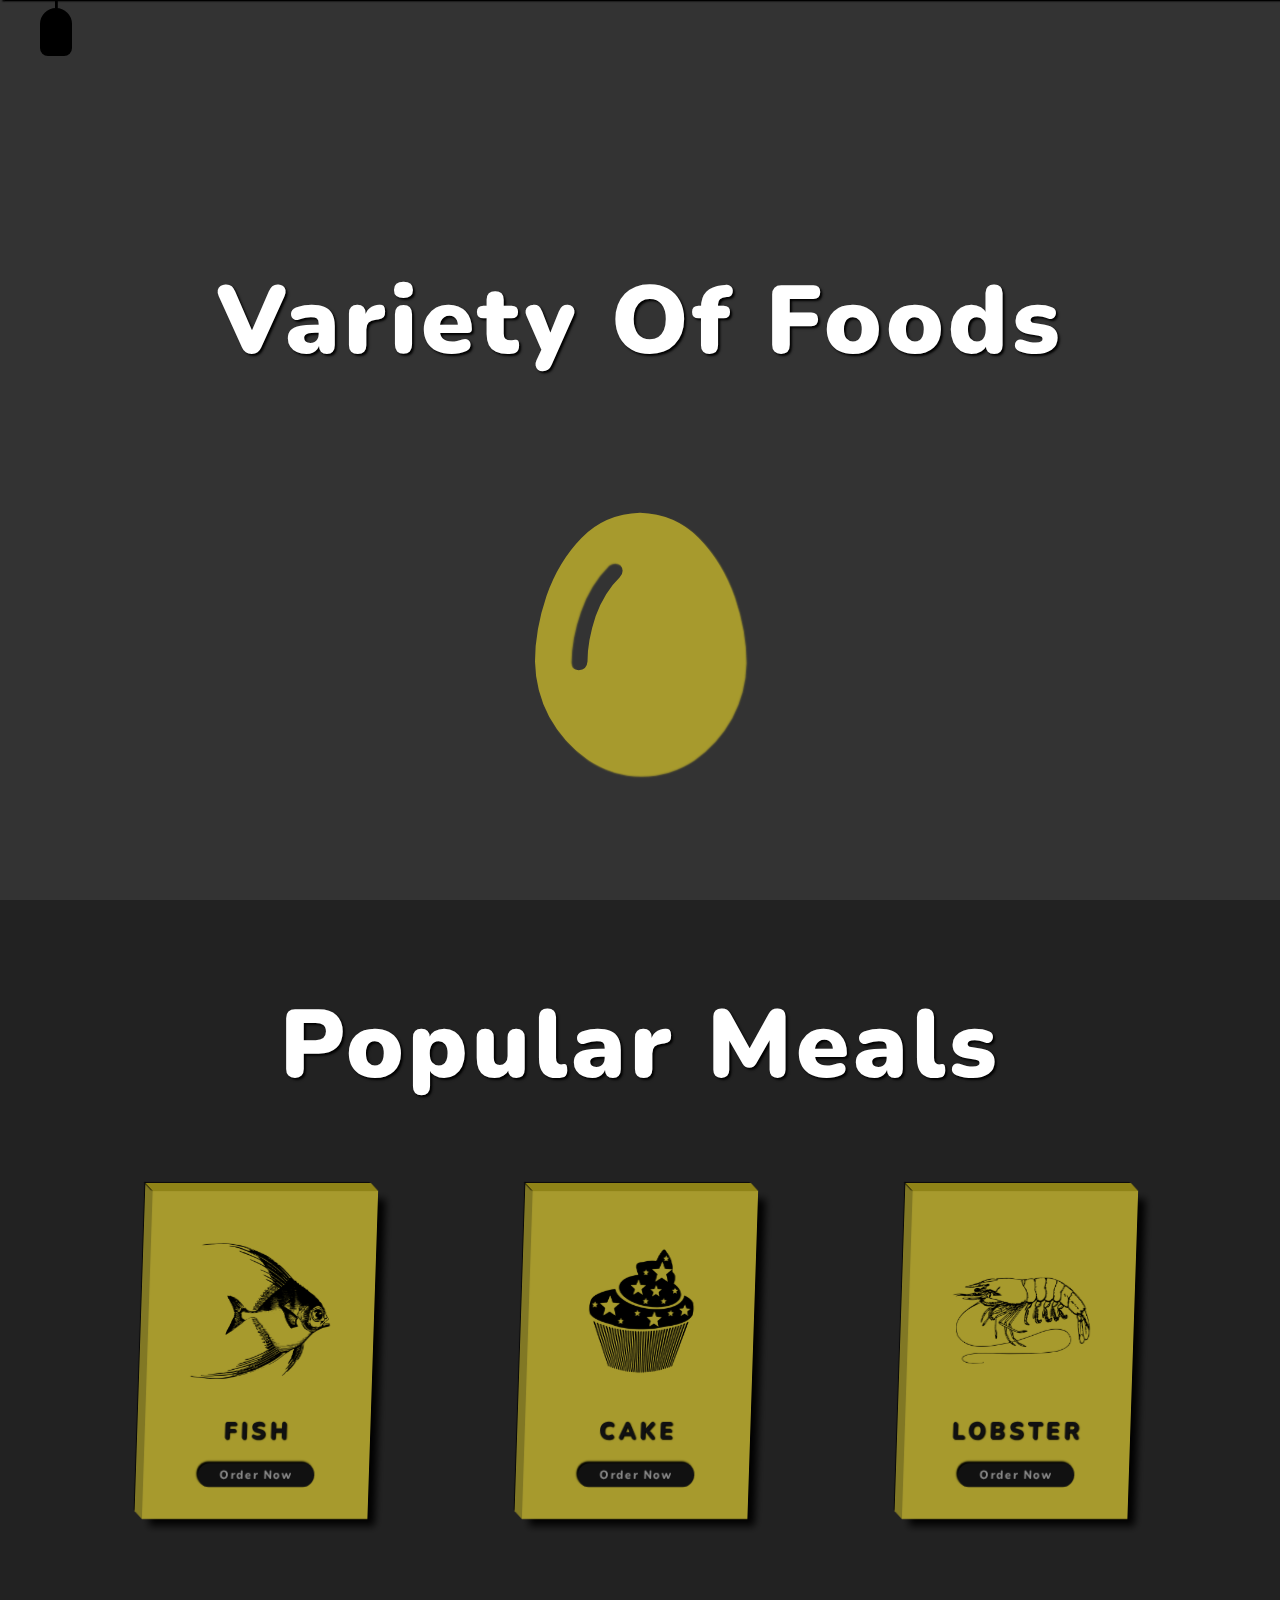
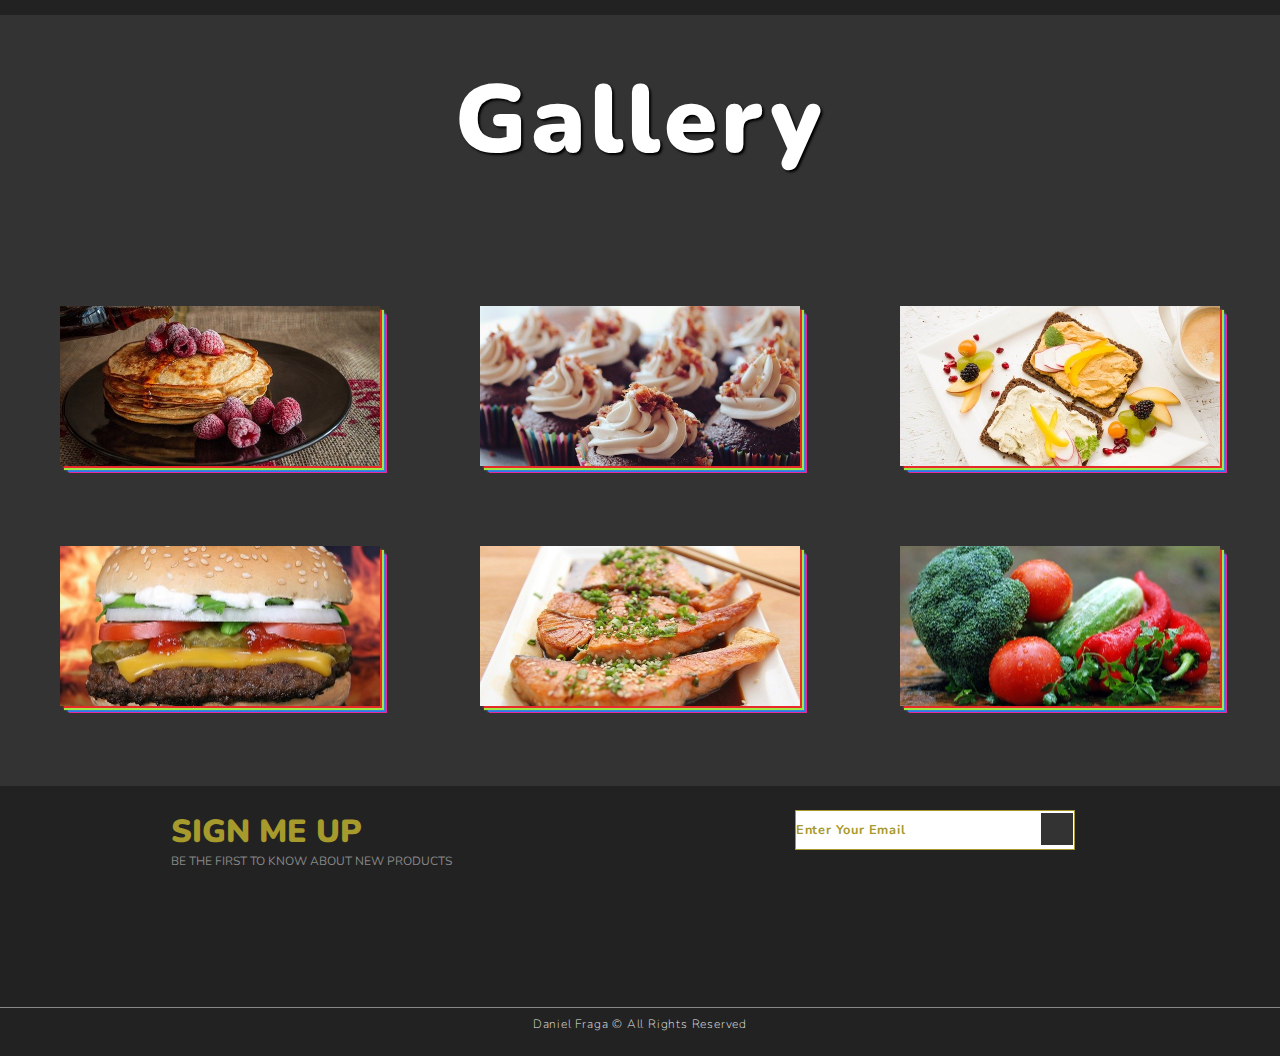
<file: Food/index.html>
<!DOCTYPE html>
<html lang="en">
  <head>
    <meta charset="UTF-8" />
    <meta name="viewport" content="width=device-width, initial-scale=1.0" />
    <title>Foods</title> 
    <link rel="stylesheet" href="style.css" /> 
    <link 
      rel="stylesheet"
      href="https://cdnjs.cloudflare.com/ajax/libs/font-awesome/6.2.1/css/all.min.css"
    />
  </head>
  <body>
    <!-- Navbar -->
    <nav class="navbar target">
      <a href="#" class="navbar-link">
        <i class="fas fa-home"></i>
        <span>Home</span>
      </a>
      <a href="#" class="navbar-link">
        <i class="fas fa-utensils"></i>
        <span>Meals</span>
      </a>
      <a href="#]" class="navbar-link">
        <i class="fas fa-hamburger"></i>
        <span>Burger</span>
      </a>
      <a href="#" class="navbar-link">
        <i class="fas fa-pizza-slice"></i>
        <span>Pizza</span>
      </a>
      <a href="#" class="navbar-link">
        <i class="fas fa-blender-phone"></i>
        <span>Contact</span>
      </a>
    </nav>
    <div class="menu target"></div>

    <!-- End of Navbar -->
    <div class="container">
      <!-- Section 1 -->
      <section class="section-1">
        <h1 class="section-heading">Variety of Foods</h1>
        <div class="section-1-icons">
          <i class="change fas fa-egg"></i>
          <i class="fas fa-stroopwafel"></i>
          <i class="fas fa-cheese"></i>
          <i class="fas fa-hotdog"></i>
          <i class="fas fa-drumstick-bite"></i>
          <i class="fas fa-apple-alt"></i>
          <i class="fas fa-ice-cream"></i>
          <i class="fas fa-fish"></i>
          <i class="fas fa-cookie"></i>
          <i class="fas fa-seedling"></i>
        </div>
      </section>
      <!-- End of Section 1 -->

      <!-- Section 2 -->
      <section class="section-2">
        <h1 class="section-heading">Popular Meals</h1>
        <div class="cards-container">
          <div class="card">
            <img src="images/card-img-1.png" class="card-img" />
            <h3 class="card-name">Fish</h3>
            <button class="card-btn">Order Now</button>
          </div>
          <div class="card">
            <img src="images/card-img-2.png" class="card-img" />
            <h3 class="card-name">Cake</h3>
            <button class="card-btn">Order Now</button>
          </div>
          <div class="card">
            <img src="images/card-img-3.png" class="card-img" />
            <h3 class="card-name">Lobster</h3>
            <button class="card-btn">Order Now</button>
          </div>
        </div>
      </section>
      <!-- End of Section 2 -->

      <!-- Section 3  -->
      <section class="section-3">
        <h1 class="section-heading">Gallery</h1>
        <div class="gallery">
          <a href="#" class="gallery-link" title="Order Now">
            <img src="images/gallery-img-1.jpg" class="food-img" />
            <h3 class="food-name">Pancakes</h3>
            <p class="food-decription">
              Lorem ipsum dolor sit amet consectetur, adipisicing elit.
              Praesentium beatae quidem unde odit.
            </p>
          </a>
          <a href="#" class="gallery-link" title="Order Now">
            <img src="images/gallery-img-2.jpg" class="food-img" />
            <h3 class="food-name">Cupcakes</h3>
            <p class="food-decription">
              Lorem ipsum dolor sit amet consectetur, adipisicing elit.
              Praesentium beatae quidem unde odit.
            </p>
          </a>
          <a href="#" class="gallery-link" title="Order Now">
            <img src="images/gallery-img-3.jpg" class="food-img" />
            <h3 class="food-name">Hummus</h3>
            <p class="food-decription">
              Lorem ipsum dolor sit amet consectetur, adipisicing elit.
              Praesentium beatae quidem unde odit.
            </p>
          </a>
          <a href="#" class="gallery-link" title="Order Now">
            <img src="images/gallery-img-4.jpg" class="food-img" />
            <h3 class="food-name">Hamburger</h3>
            <p class="food-decription">
              Lorem ipsum dolor sit amet consectetur, adipisicing elit.
              Praesentium beatae quidem unde odit.
            </p>
          </a>
          <a href="#" class="gallery-link" title="Order Now">
            <img src="images/gallery-img-5.jpg" class="food-img" />
            <h3 class="food-name">Salmon</h3>
            <p class="food-decription">
              Lorem ipsum dolor sit amet consectetur, adipisicing elit.
              Praesentium beatae quidem unde odit.
            </p>
          </a>
          <a href="#" class="gallery-link" title="Order Now">
            <img src="images/gallery-img-6.jpg" class="food-img" />
            <h3 class="food-name">Vegetables</h3>
            <p class="food-decription">
              Lorem ipsum dolor sit amet consectetur, adipisicing elit.
              Praesentium beatae quidem unde odit.
            </p>
          </a>
        </div>
      </section>
      <!-- End of Section 3  -->
      <!-- Section 4 -->
      <section class="section-4">
        <div class="section-4-text">
          <h2 class="section-4-heading">Sign me up</h2>
          <p class="section-4-paragraph">
            Be the first to know about new products
          </p>
        </div>
        <form action="signup-form" class="class">
          <input
            type="email"
            class="signup-form-input"
            placeholder="Enter Your Email"
          />
          <button type="button" class="signup-form-btn">
            <i class="fas fa-arrow right"></i>
          </button>
        </form>
        <p class="copyright">Daniel Fraga &copy; All Rights Reserved</p>
      </section>
      <!-- End of Section 4 -->
    </div>

    <script src="script.js"></script>
  </body>
</html>
</file>
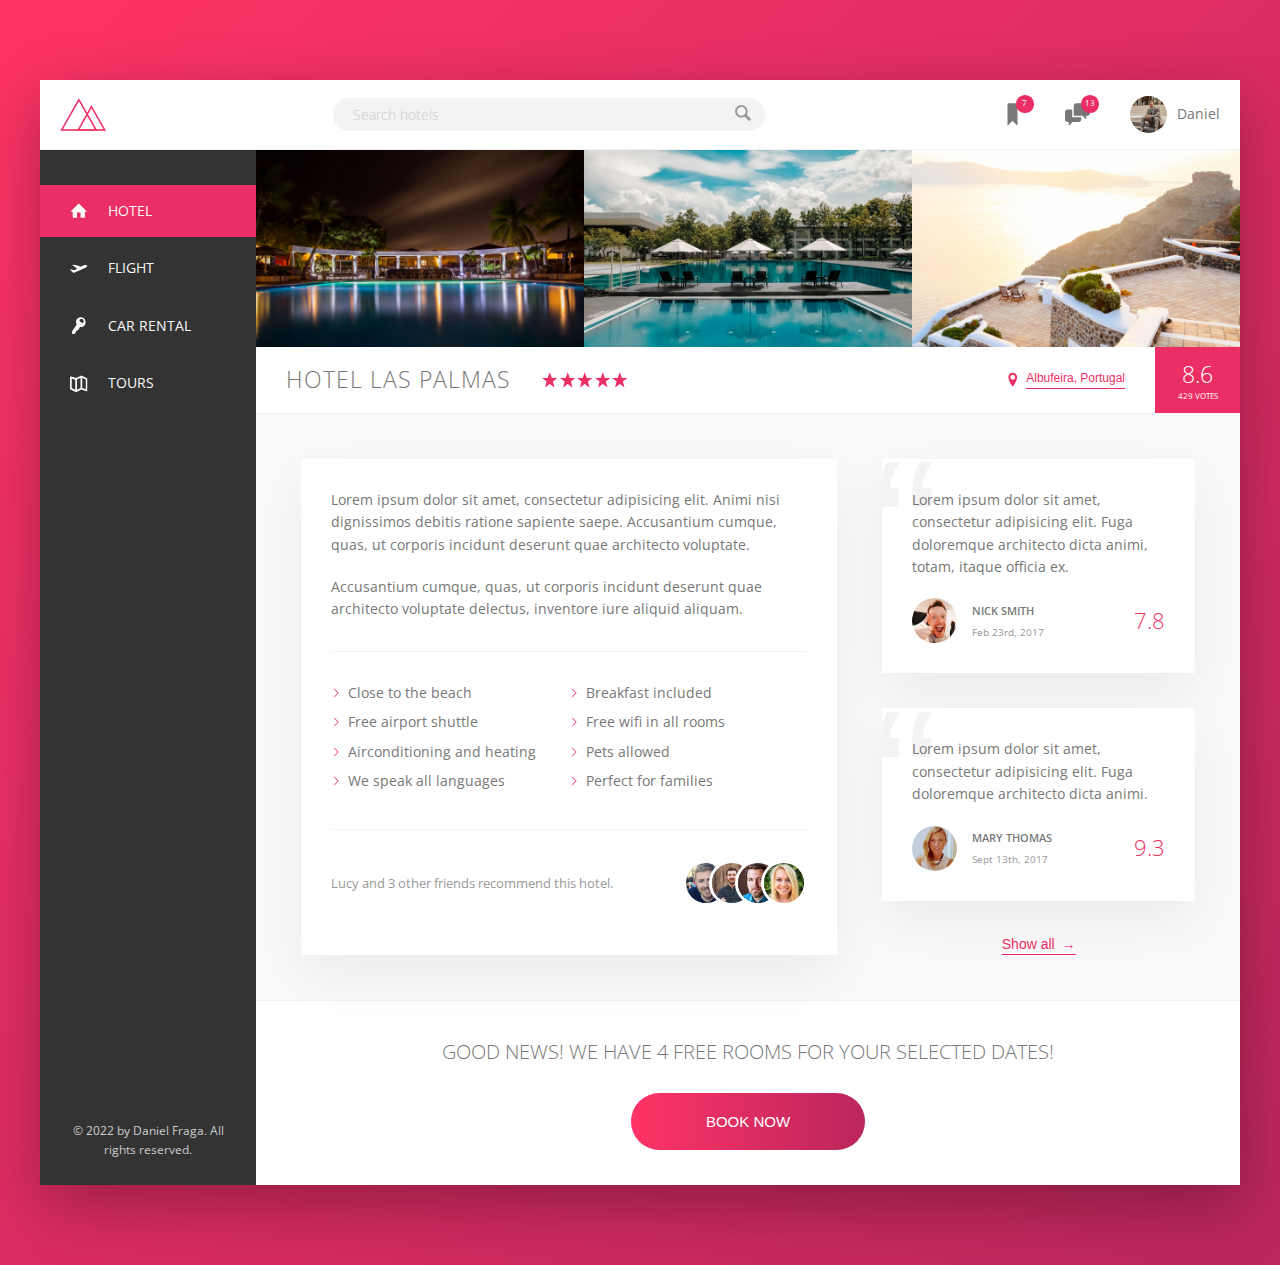
<file: Trillo/index.html>
<!DOCTYPE html>
<html lang="en">
  <head>
    <meta charset="UTF-8" />
    <meta name="viewport" content="width=device-width, initial-scale=1.0" />

    <script type="text/javascript" src="autocomplete.js"></script>

    <link
      href="https://fonts.googleapis.com/css?family=Open+Sans:300,400,600"
      rel="stylesheet"
    />
    <link rel="stylesheet" href="css/style.css" />
    <link rel="shortcut icon" type="image/png" href="img/favicon.png" />

    <title>trillo &mdash; Your all-in-one booking app</title>
  </head>

  <body>
    <div class="container">
      <header class="header">
        <img src="img/logo.png" alt="trillo logo" class="logo" />
        <!-- BEM naming convention: search is block, input is element -->
        <form autocomplete="off" action="#" class="search autocomplete">
          <input
            id="searchInput"
            type="text"
            class="search__input"
            placeholder="Search hotels"
          />
          <button class="search__button">
            <!-- How to use svg icon with sprite.svg -->
            <!-- Using svg's with use xlink:href will work only on web server -->
            <svg class="search__icon">
              <use xlink:href="img/sprite.svg#icon-magnifying-glass"></use>
            </svg>
          </button>
        </form>

        <nav class="user-nav">
          <div class="user-nav__icon-box">
            <svg class="user-nav__icon">
              <use xlink:href="img/sprite.svg#icon-bookmark"></use>
            </svg>
            <span class="user-nav__notification">7</span>
          </div>

          <div class="user-nav__icon-box">
            <svg class="user-nav__icon">
              <use xlink:href="img/sprite.svg#icon-chat"></use>
            </svg>
            <span class="user-nav__notification">13</span>
            <ul class="user-nav__user-menu-messages">
              <div class="pulsating-circle"></div>
              <li class="user-nav__message">You have 13 messages!</li>
              <li class="user-nav__message">
                <img src="img/user-6.jpg" alt="User 1" class="review__photo" />
                <span> Lucy and 12 others</span>
              </li>
            </ul>
          </div>

          <div class="user-nav__user">
            <img
              src="img/user-daniel.png"
              alt="User photo"
              class="user-nav__user-photo"
            />
            <span class="user-nav__user-name">Daniel</span>
            <ul class="user-nav__user-menu">
              <li class="user-nav__user-option user-nav__user-option--active">
                <a href="#" class="user-nav__user-link">
                  <svg class="user-nav__user-icon">
                    <use xlink:href="img/sprite.svg#icon-cog"></use>
                  </svg>
                  <span>Account Settings</span>
                </a>
              </li>
              <li class="user-nav__user-option">
                <a href="#" class="user-nav__user-link">
                  <svg class="user-nav__user-icon">
                    <use xlink:href="img/sprite.svg#icon-book"></use>
                  </svg>
                  <span>My History</span>
                </a>
              </li>
              <li class="user-nav__user-option">
                <a href="#" class="user-nav__user-link">
                  <svg class="user-nav__user-icon">
                    <use xlink:href="img/sprite.svg#icon-bug"></use>
                  </svg>
                  <span>Report a Bug</span>
                </a>
              </li>
              <li class="user-nav__user-option">
                <a href="#" class="user-nav__user-link">
                  <svg class="user-nav__user-icon">
                    <use xlink:href="img/sprite.svg#icon-switch"></use>
                  </svg>
                  <span>Logout</span>
                </a>
              </li>
            </ul>
          </div>
        </nav>
      </header>
      <div class="content">
        <nav class="sidebar">
          <ul class="side-nav">
            <li class="side-nav__item side-nav__item--active">
              <a href="#" class="side-nav__link">
                <svg class="side-nav__icon">
                  <use xlink:href="img/sprite.svg#icon-home"></use>
                </svg>
                <span>Hotel</span>
              </a>
            </li>
            <li class="side-nav__item">
              <a href="#" class="side-nav__link">
                <svg class="side-nav__icon">
                  <use xlink:href="img/sprite.svg#icon-aircraft-take-off"></use>
                </svg>
                <span>Flight</span>
              </a>
            </li>
            <li class="side-nav__item">
              <a href="#" class="side-nav__link">
                <svg class="side-nav__icon">
                  <use xlink:href="img/sprite.svg#icon-key"></use>
                </svg>
                <span>Car rental</span>
              </a>
            </li>
            <li class="side-nav__item">
              <a href="#" class="side-nav__link">
                <svg class="side-nav__icon">
                  <use xlink:href="img/sprite.svg#icon-map"></use>
                </svg>
                <span>Tours</span>
              </a>
            </li>
          </ul>

          <div class="legal">
            &copy; 2022 by Daniel Fraga. All rights reserved.
          </div>
        </nav>

        <main class="hotel-view">
          <div class="gallery">
            <figure class="gallery__item">
              <img
                src="img/hotel-1.jpg"
                alt="Photo of hotel 1"
                class="gallery__photo"
              />
              <span class="gallery__caption">Luxurious Ambient At Night</span>
            </figure>
            <figure class="gallery__item">
              <img
                src="img/hotel-2.jpg"
                alt="Photo of hotel 2"
                class="gallery__photo"
              />
              <span class="gallery__caption">Relaxed Atmosphere</span>
            </figure>
            <figure class="gallery__item">
              <img
                src="img/hotel-3.jpg"
                alt="Photo of hotel 3"
                class="gallery__photo"
              />
              <span class="gallery__caption">Lovely Sights</span>
            </figure>
          </div>
          <div class="overview">
            <h1 class="overview__heading">Hotel Las Palmas</h1>
            <div class="overview__stars">
              <svg class="overview__icon-star">
                <use xlink:href="img/sprite.svg#icon-star"></use>
              </svg>
              <svg class="overview__icon-star">
                <use xlink:href="img/sprite.svg#icon-star"></use>
              </svg>
              <svg class="overview__icon-star">
                <use xlink:href="img/sprite.svg#icon-star"></use>
              </svg>
              <svg class="overview__icon-star">
                <use xlink:href="img/sprite.svg#icon-star"></use>
              </svg>
              <svg class="overview__icon-star">
                <use xlink:href="img/sprite.svg#icon-star"></use>
              </svg>
            </div>
            <div class="overview__location">
              <svg class="overview__icon-location">
                <use xlink:href="img/sprite.svg#icon-location-pin"></use>
              </svg>
              <button class="btn-inline">Albufeira, Portugal</button>
            </div>
            <div class="overview__rating">
              <div class="overview__rating-average">8.6</div>
              <div class="overview__rating-count">429 votes</div>
            </div>
          </div>
          <div class="detail">
            <div class="description">
              <p class="paragraph">
                Lorem ipsum dolor sit amet, consectetur adipisicing elit. Animi
                nisi dignissimos debitis ratione sapiente saepe. Accusantium
                cumque, quas, ut corporis incidunt deserunt quae architecto
                voluptate.
              </p>
              <p class="paragraph">
                Accusantium cumque, quas, ut corporis incidunt deserunt quae
                architecto voluptate delectus, inventore iure aliquid aliquam.
              </p>
              <ul class="list">
                <li class="list__item">Close to the beach</li>
                <li class="list__item">Breakfast included</li>
                <li class="list__item">Free airport shuttle</li>
                <li class="list__item">Free wifi in all rooms</li>
                <li class="list__item">Airconditioning and heating</li>
                <li class="list__item">Pets allowed</li>
                <li class="list__item">We speak all languages</li>
                <li class="list__item">Perfect for families</li>
              </ul>
              <div class="recommend">
                <p class="recommend__count">
                  Lucy and 3 other friends recommend this hotel.
                </p>
                <div class="recommend__friends">
                  <img
                    src="img/user-3.jpg"
                    alt="Friend 1"
                    class="recommend__photo"
                  />
                  <img
                    src="img/user-4.jpg"
                    alt="Friend 2"
                    class="recommend__photo"
                  />
                  <img
                    src="img/user-5.jpg"
                    alt="Friend 3"
                    class="recommend__photo"
                  />
                  <img
                    src="img/user-6.jpg"
                    alt="Friend 4"
                    class="recommend__photo"
                  />
                </div>
              </div>
            </div>
            <div class="user-reviews">
              <!-- Figure is not great only for images, but also for description of images and reviews -->
              <figure class="review">
                <blockquote class="review__text">
                  Lorem ipsum dolor sit amet, consectetur adipisicing elit. Fuga
                  doloremque architecto dicta animi, totam, itaque officia ex.
                </blockquote>
                <figcaption class="review__user">
                  <img
                    src="img/user-1.jpg"
                    alt="User 1"
                    class="review__photo"
                  />
                  <div class="review__user-box">
                    <p class="review__user-name">Nick Smith</p>
                    <p class="review__user-date">Feb 23rd, 2017</p>
                  </div>
                  <div class="review__rating">7.8</div>
                </figcaption>
              </figure>
              <figure class="review">
                <blockquote class="review__text">
                  Lorem ipsum dolor sit amet, consectetur adipisicing elit. Fuga
                  doloremque architecto dicta animi.
                </blockquote>
                <figcaption class="review__user">
                  <img
                    src="img/user-2.jpg"
                    alt="User 2"
                    class="review__photo"
                  />
                  <div class="review__user-box">
                    <p class="review__user-name">Mary Thomas</p>
                    <p class="review__user-date">Sept 13th, 2017</p>
                  </div>
                  <div class="review__rating">9.3</div>
                </figcaption>
              </figure>
              <button class="btn-inline">Show all <span>&rarr;</span></button>
            </div>
          </div>
          <div class="cta">
            <h2 class="cta__book-now">
              Good news! We have 4 free rooms for your selected dates!
            </h2>
            <button class="btn">
              <span class="btn__visible">Book Now</span>
              <span class="btn__invisible">Only 4 rooms left</span>
            </button>
          </div>
        </main>
      </div>
    </div>
  </body>
</html>
</file>
<file: Food/style.css>
@import url("https://fonts.googleapis.com/css2?family=Nunito:wght@200;300;400;600;700;800;900&display=swap");
/* Common Styles */
* {
    margin: 0;
    padding: 0;
    box-sizing: border-box;
    text-decoration: none;
    outline: none;
    font-family: 'Nunito',san-serif;
    font-weight: 400;
}

html {
    font-size: 62.5%;
}

.section-heading{
  font-size: 12rem;
  font-weight: 900;
  color: #fff;
  text-align: center;
  text-transform: capitalize;
  letter-spacing: 0.5rem;
  text-shadow: 0.3rem 0.3rem 0.3rem #000;
}
/* End of Common styles */

/* Navbar */
.navbar {
  width: 100%;
  height: 14rem;
  background-color: #000;
  position: fixed;
  top: -14rem;
  z-index: 150;
  display: flex;
  justify-content: center;
  align-items: center;
  box-shadow: 0.2rem 0.2rem 0.2rem #000;
  /* text-align: center; */
  transition: top 0.4s;
}

.navbar.change {
  top: 0;
  transition: top 0.4s 0.2s;
}

.navbar-link {
  color: #aaa;
  margin: 0 4rem;
  display: flex;
  opacity: 0;
  flex-direction: column;
  justify-content: center;
  /* position: relative; */
  align-items: center;
  transition: color 0.3, opacity 0.2s;
}

.change .navbar-link {
  opacity: 1;
}

.change .navbar-link:nth-child(1) {
  transition: opacity 0.4s 0.5s;
}
.change .navbar-link:nth-child(2) {
  transition: opacity 0.4s 0.6s;
}
.change .navbar-link:nth-child(3) {
  transition: opacity 0.4s 0.7s;
}
.change .navbar-link:nth-child(4) {
  transition: opacity 0.4s 0.8s;
}
.change .navbar-link:nth-child(5) {
  transition: opacity 0.4s 0.9s;
}
.navbar-link:hover {
  color: #fff;
}
.navbar-link i {
  font-size: 7rem;
}
.navbar-link span {
  font-size: 2.5rem;
  font-weight: 900;
  letter-spacing: 0.5rem;
  margin-top:0.5rem;
}
/* End of Navbar */
.menu {
  width: 4rem;
  height: 6rem;
  background-color: #000;
  position: fixed;
  top: 1rem;
  left: 5rem;
  border-radius: 30rem 30rem 15rem 15rem;
  box-shadow: 0.1rem 0.1rem 0.1rem #000, -.1rem -.1rem -.1rem #000;
  cursor: pointer;
  z-index: 100;
  transition: top 0.4s 0.2s;
}
.menu.change {
  top: 15rem;
  transition: top 0.3s;
}
.menu::before {
  content: "";
  width: 0.3rem;
  height: 15rem;
  background-color: #000;
  position: absolute;
  top: -15rem;
  left: calc(2rem - 0.15rem);
  box-shadow: 0.1rem 0.1rem #000;

}

/* Section 1 */
.section-1 {
  width: 100%;
  height: 100vh;
  background-color: #333;
  display: flex;
  flex-direction: column;
  align-items: center;
  justify-content: space-evenly;
}

.section-1-icons i{
  font-size: 35rem;
  color: #a79a2d;
  position: absolute;
  transform: translate(-50%, -50%) scale(0);
  text-shadow: .2rem .2rem .2rem;
  color: #a79a2d;  
}

.section-1 i.change {
  transform: translate(-50%, -50%) scale(1);
  transition: transform 0.3s 0.3s;
}
/* End of Section 1 */

/* Section 2 */
.section-2 {
  width: 100%;
  height: 100vh;
  background-color: #222;
  display: flex;
  flex-direction: column;
  justify-content: space-between;
  padding: 10rem 0;
}

.cards-container {
  display: flex;
  justify-content: space-evenly;
  /* padding: 0 5%; */
}

.card-wrapper {
  perspective: 1000rem;
}

.card {
  width: 30rem;
  background-color: #a79a2d;
  padding: 4rem;
  display: flex;
  flex-direction: column;
  justify-content: space-between;
  align-items: center;
  box-shadow: 1rem 1rem 1rem #000;
  position: relative;
  transform: rotateY(20deg) skewX(-2deg);
  transition: transform 0.5s, box-shadow 0.5s;
}

.card:hover {
  transform: rotateY(20deg) skewX(-2deg) translateY(-3rem);
  box-shadow: 2rem 2rem 2rem #000;
}

.card::before {
  content: "";
  height: 100%;
  width: 1rem;
  background-color: #817824;
  position: absolute;
  top: 0;
  left: -1rem;
  transform: skewY(45deg);
  transform-origin: right;
  box-shadow: -0.1rem -0.1rem 0.1rem #000;
}

.card::after {
  content: "";
  width: 100%;
  height: 1rem;
  background-color: #8f8317;
  position: absolute;
  top: -1rem;
  left: 0;
  transform: skewX(45deg);
  transform-origin: bottom;
  box-shadow: -0.1rem -0.1rem 0.1rem #000;
}

.card-img {
  width: 100%;
}

.card-name {
  font-size: 3rem;
  font-weight: 900;
  text-transform: uppercase;
  letter-spacing: 0.5rem;
  color: #111;
  margin: 2rem 0;
  text-shadow: 0.15rem 0.15rem 0.15rem #000;
}

.card-btn {
  width: 70%;
  background-color: #111;
  color: #888;
  border-radius: 5rem;
  font-size: 1.5rem;
  font-weight: 800;
  letter-spacing: 0.2rem;
  text-transform: capitalize;
  border: none;
  padding: 0.5rem 0;
  cursor: pointer;
  box-shadow: -0.2rem -0.2rem 0.2rem #000;
}
/* End of Section 2 */

/* Section 3 */
.section-3 {
  background-color: #333;
  padding: 5rem 0;
}

.gallery {
  display: flex;
  flex-wrap: wrap;
  align-items: center;
  justify-content: space-evenly;
  margin-top: 10rem;
}

.gallery-link {
  position:relative;
  margin: 4rem 1rem;
}

.gallery-link::before {
  content: '';
  position: absolute;
  width: 0.2rem;
  height: 0;
  top: 2vw;
  left: 80%;
  background-color: #fff;
  z-index: 10;
  transition: height .5s;
}

.gallery-link:hover::before {
  height: 80%;
}

.gallery-link::after {
  content: '';
  position: absolute;
  width: 0;
  height: .2rem;
  top: 30%;
  left: 2rem;
  background-color: #fff; 
  transition: width .5s;
}

.gallery-link:hover::after {
  width: 90%;
}

.food-img {
  width: 24vw;
  height: 15vw;
  object-fit: cover;
  box-shadow: .3rem .3rem .1rem #e92929, .5rem .5rem .1rem #a2e946, .7rem .7rem .1rem #297ce9, .9rem .9rem .1rem #e92999;
  transition: all .5s;
}

.gallery-link:hover .food-img {
  box-shadow: 1rem 1rem .1rem #e92929, 2rem 2rem .1rem #a2e946, 3rem 3rem .1rem #297ce9, 5rem 5rem .1rem #e92999;
  filter: blur(0.5rem);
  opacity: 0.5;
  transform: scale(1.1)
}

.food-name {
position:absolute;
top: 3rem;
left: 3rem;
font-size: 2rem;
font-weight: 700;
text-transform: capitalize;
letter-spacing: 0.10rem;
color: #fff;
width: 0;
overflow: hidden;
transition: width 0.3s
}

.gallery-link:hover .food-name {
  width: 100%;
  transition: width 1.5s 0.5s;
}

.food-decription {
  position: absolute;
  bottom: 3vw;
  left: 2rem; 
  width: 70%;
  font-size: 1.5rem;
  font-weight: 300;
  letter-spacing:0.1rem;
  text-transform: uppercase;
  color: #fff;
  opacity: 0;
  visibility: hidden;
  transition: opacity 3s  
}

.gallery-link:hover .food-decription {
  opacity: 1;
  visibility: visible;
  transition: opacity 1s 1s
}
/* End of Section 3 */
/* Section 4 */
.section-4 {
  width: 100%;
  height: 30vh;
  background-color: #222;
  display: flex;
  justify-content: space-around;
  padding: 3rem 0;
  position: relative;
  align-items: flex-start;
}

.section-4-heading{
  font-size: 4rem;
  font-weight: 900;
  color: #a79a2d
}

.section-4-text {
  text-transform: uppercase;
}


.section-4-paragraph {
font-size: 1.5rem;
color: #888;
}


.signup-form-btn {
  position: relative;
  left: -4.5rem;
  width: 4rem;
  height: 4rem;
  background-color: #333;
  color: #a79a2d;
  border: none;
  font-size: 1.8rem;
  cursor:pointer;
}

.signup-form {
  display:flex;
  align-items:center;
}

.signup-form-input {
  width:35rem;
  height: 5rem;
  padding: 1renm;
  border: .2rem solid#a79a2d;
  font-size: 1.6rem;
  font-weight: 700;
  letter-spacing: .1rem;
  color: #a79a2d;
}

.signup-form-input::placeholder {
  color: #a79a2d;
}

.copyright {
  position: absolute;
  bottom: 3rem;
  font-size: 1.5rem;
  font-weight: 200;
  color: #eee;
  letter-spacing: .1rem;
  border-top: 0.1rem solid #888;
  padding-top: 1rem;
  width: 100%;
  text-align: center;
}
/* End of Section 4 */

/* Responsive */
@media (max-width:1400px) {
  html {
    font-size: 50%;
  }
  .section-2 {
    height: auto;
    padding: 10rem 0 12rem 0;
    
  }
  
  .cards-container {
    margin-top: 10rem;
  }

  .gallery-link {
    width: 40rem;
    height: 20rem;
    margin: 5rem;
  }

  .food-img {
    width: 100%;
    height: 100%;
  }
}

@media(max-width: 1000px) {
.section-heading {
  font-size: 9rem;
  margin: o.5rem
}

.section-1-icon i {
  font-size: 25rem;
}
.cards-container {
  flex-wrap: wrap;
}

.card {
  margin: 5rem;
}

.section-4 {
  height: 30rem;
}
}

@media (max-width: 900px) {
  .navbar-link {
    margin: 2rem;
  }

  .navbar-link i {
    font-size: 4rem;
  }

  .navbar-link span {
    font-size: 2rem;
  }
}

@media (max-width: 700px) {
  .section-heading {
    font-size:7rem;
    margin: 0 10rem;
  }
  .section-1-icons i {
    font-size: 20rem;
  }

  .menu {
    left: 2rem;
  }

  .section-4 {
    height: 40rem;
    flex-direction: column;
    justify-content: flex-start;
    align-items: center;  
  }

  .section-4-text {
    margin-bottom: 8rem;
  }
}

  @media (max-width: 550px) {
  html {
    font-size: 40%;
  }
  .navbar-link {
    margin: 0 0.7rem;
  }
}

/* End of Responsive */
</file>
<file: Trillo/css/style.css>
:root{--color-primary: #eb2f64;--color-primary-light: #ff3366;--color-primary-dark: #ba265d;--color-grey-light-1: #faf9f9;--color-grey-light-2: #f4f2f2;--color-grey-light-3: #f0eeee;--color-grey-light-4: #ccc;--color-grey-dark-1: #333;--color-grey-dark-1-opaque: rgba(51, 51, 51, 0.5);--color-grey-dark-2: #777;--color-grey-dark-3: #999;--shadow-dark: 0 2rem 6rem rgba(0, 0, 0, 0.3);--shadow-light: 0 2rem 5rem rgba(0, 0, 0, 0.06);--line: 1px solid var(--color-grey-light-2)}*{margin:0;padding:0}*,::before,::after{-webkit-box-sizing:inherit;box-sizing:inherit}html{-webkit-box-sizing:border-box;box-sizing:border-box;font-size:62.5%}@media only screen and (max-width: 68.75em){html{font-size:50%}}body{font-family:"Open Sans", sans-serif;font-weight:400;line-height:1.6;color:var(--color-grey-dark-2);background-image:-webkit-gradient(linear, left top, right bottom, from(var(--color-primary-light)), to(var(--color-primary-dark)));background-image:linear-gradient(to right bottom, var(--color-primary-light), var(--color-primary-dark));background-size:cover;background-repeat:no-repeat;min-height:100vh}.container{max-width:120rem;margin:8rem auto;background-color:var(--color-grey-light-1);-webkit-box-shadow:var(--shadow-dark);box-shadow:var(--shadow-dark);min-height:50rem}@media only screen and (max-width: 75em){.container{margin:0;max-width:100%;width:100%}}.header{font-size:1.4rem;height:7rem;background-color:#fff;border-bottom:var(--line);display:-webkit-box;display:-ms-flexbox;display:flex;-webkit-box-pack:justify;-ms-flex-pack:justify;justify-content:space-between;-webkit-box-align:center;-ms-flex-align:center;align-items:center}@media only screen and (max-width: 31.5em){.header{-ms-flex-wrap:wrap;flex-wrap:wrap;-ms-flex-line-pack:distribute;align-content:space-around;height:11rem}}.content{display:-webkit-box;display:-ms-flexbox;display:flex}@media only screen and (max-width: 56.25em){.content{-webkit-box-orient:vertical;-webkit-box-direction:normal;-ms-flex-direction:column;flex-direction:column}}.sidebar{background-color:var(--color-grey-dark-1);-webkit-box-flex:0;-ms-flex:0 0 18%;flex:0 0 18%;display:-webkit-box;display:-ms-flexbox;display:flex;-webkit-box-orient:vertical;-webkit-box-direction:normal;-ms-flex-direction:column;flex-direction:column;-webkit-box-pack:justify;-ms-flex-pack:justify;justify-content:space-between}.hotel-view{background-color:#fff;-webkit-box-flex:1;-ms-flex:1;flex:1}.detail{font-size:1.4rem;display:-webkit-box;display:-ms-flexbox;display:flex;padding:4.5rem;background-color:var(--color-grey-light-1);border-bottom:var(--line)}@media only screen and (max-width: 56.25em){.detail{padding:3rem}}@media only screen and (max-width: 37.5em){.detail{-webkit-box-orient:vertical;-webkit-box-direction:normal;-ms-flex-direction:column;flex-direction:column}}.description{font-size:1.4rem;background-color:#fff;-webkit-box-shadow:var(--shadow-light);box-shadow:var(--shadow-light);padding:3rem;-webkit-box-flex:0;-ms-flex:0 0 60%;flex:0 0 60%;margin-right:4.5rem}@media only screen and (max-width: 56.25em){.description{padding:2rem;margin-right:3rem}}@media only screen and (max-width: 37.5em){.description{margin-right:0;margin-bottom:3rem}}.user-reviews{-webkit-box-flex:1;-ms-flex:1;flex:1;display:-webkit-box;display:-ms-flexbox;display:flex;-webkit-box-orient:vertical;-webkit-box-direction:normal;-ms-flex-direction:column;flex-direction:column;-webkit-box-align:center;-ms-flex-align:center;align-items:center}.logo{height:3.25rem;margin-left:2rem}.search{-webkit-box-flex:0;-ms-flex:0 0 40%;flex:0 0 40%;display:-webkit-box;display:-ms-flexbox;display:flex;-webkit-box-align:center;-ms-flex-align:center;align-items:center;-webkit-box-pack:center;-ms-flex-pack:center;justify-content:center}@media only screen and (max-width: 31.5em){.search{-webkit-box-ordinal-group:2;-ms-flex-order:1;order:1;-webkit-box-flex:0;-ms-flex:0 0 100%;flex:0 0 100%;background-color:var(--color-grey-light-2)}}.search__input{font-family:inherit;font-size:inherit;color:inherit;background-color:var(--color-grey-light-2);border:none;padding:0.7rem 2rem;border-radius:100px;width:90%;-webkit-transition:all 0.2s;transition:all 0.2s;margin-right:-3.25rem}.search__input:focus{outline:none;width:100%;background-color:var(--color-grey-light-3)}.search__input::-webkit-input-placeholder{font-weight:100;color:var(--color-grey-light-4)}.search__input:focus+.search__button{background-color:var(--color-grey-light-3)}.search__button{border:none;background-color:var(--color-grey-light-2)}.search__button:focus{outline:none}.search__button:active{-webkit-transform:translateY(2px);transform:translateY(2px)}.search__icon{height:2rem;width:2rem;fill:var(--color-grey-dark-3)}.user-nav{-ms-flex-item-align:stretch;align-self:stretch;display:-webkit-box;display:-ms-flexbox;display:flex;-webkit-box-align:center;-ms-flex-align:center;align-items:center;position:relative}.user-nav>*{padding:0 2rem;cursor:pointer;height:100%;display:-webkit-box;display:-ms-flexbox;display:flex;-webkit-box-align:center;-ms-flex-align:center;align-items:center}.user-nav>*:hover{background-color:var(--color-grey-light-2)}.user-nav__icon-box{position:relative}.user-nav__icon{height:2.5rem;width:2.5rem;fill:var(--color-grey-dark-2)}.user-nav__notification{font-size:0.8rem;height:1.75rem;width:1.75rem;border-radius:50%;background-color:var(--color-primary);color:#fff;position:absolute;top:1.5rem;right:1.1rem;display:-webkit-box;display:-ms-flexbox;display:flex;-webkit-box-pack:center;-ms-flex-pack:center;justify-content:center;-webkit-box-align:center;-ms-flex-align:center;align-items:center}.user-nav__user-photo{height:3.75rem;border-radius:50%;margin-right:1rem}.user-nav__user-menu,.user-nav__user-menu-messages{position:absolute;top:100%;right:0;height:0;display:-webkit-box;display:-ms-flexbox;display:flex;-webkit-box-orient:vertical;-webkit-box-direction:normal;-ms-flex-direction:column;flex-direction:column;overflow:hidden;background-color:var(--color-grey-dark-1);color:#fff;-webkit-transition:height 0.4s cubic-bezier(1, 0, 0, 1) 0.2s,background-color 0.1s,-webkit-transform 0.2s;transition:height 0.4s cubic-bezier(1, 0, 0, 1) 0.2s,background-color 0.1s,-webkit-transform 0.2s;transition:transform 0.2s,height 0.4s cubic-bezier(1, 0, 0, 1) 0.2s,background-color 0.1s;transition:transform 0.2s,height 0.4s cubic-bezier(1, 0, 0, 1) 0.2s,background-color 0.1s,-webkit-transform 0.2s;z-index:100}.user-nav__user-menu-messages{border-radius:10px;width:180px;right:-86%;list-style:none;font-size:1.2rem}@media only screen and (max-width: 56.25em){.user-nav__user-menu-messages{background-color:var(--color-grey-dark-3)}}.user-nav__user:hover .user-nav__user-menu{height:18.3rem}.user-nav__icon-box:hover .user-nav__user-menu-messages{height:7rem}.user-nav__message{padding:0.5rem 1rem 0.5rem 2.5rem;margin:0 0.5rem;border-bottom:var(--line);display:-webkit-box;display:-ms-flexbox;display:flex}.user-nav__message img{width:2rem;height:2rem}.user-nav__message:last-child{border-bottom:none;padding:1rem;font-weight:800;-webkit-transition:all 0.2s;transition:all 0.2s}.user-nav__message:last-child:hover{color:var(--color-primary)}.user-nav__user-option{list-style:none;padding:1rem 2rem;position:relative}.user-nav__user-option:first-child{background-color:var(--color-primary)}.user-nav__user-option:not(:last-child){margin-bottom:0.5rem}.user-nav__user-option::before{content:"";position:absolute;top:0;left:0;height:100%;width:3px;background-color:var(--color-primary);-webkit-transform:scaleY(0);transform:scaleY(0);-webkit-transition:width 0.4s cubic-bezier(1, 0, 0, 1) 0.2s,background-color 0.1s,-webkit-transform 0.2s;transition:width 0.4s cubic-bezier(1, 0, 0, 1) 0.2s,background-color 0.1s,-webkit-transform 0.2s;transition:transform 0.2s,width 0.4s cubic-bezier(1, 0, 0, 1) 0.2s,background-color 0.1s;transition:transform 0.2s,width 0.4s cubic-bezier(1, 0, 0, 1) 0.2s,background-color 0.1s,-webkit-transform 0.2s}.user-nav__user-option:hover::before,.user-nav__user-option--active::before{-webkit-transform:scaleY(1);transform:scaleY(1);width:100%}.user-nav__user-option:active::before{background-color:var(--color-primary-light)}.user-nav__user-link{text-decoration:none;color:#fff;display:-webkit-box;display:-ms-flexbox;display:flex;-webkit-box-align:center;-ms-flex-align:center;align-items:center;position:relative}.user-nav__user-icon{width:1.75rem;height:1.75rem;margin-right:2rem;fill:currentColor}.pulsating-circle{position:absolute;left:8%;top:20%;-webkit-transform:translateX(-50%) translateY(-50%);transform:translateX(-50%) translateY(-50%);width:0.7rem;height:0.7rem}.pulsating-circle:before{content:"";position:relative;display:block;width:300%;height:300%;-webkit-box-sizing:border-box;box-sizing:border-box;margin-left:-100%;margin-top:-100%;border-radius:45px;background-color:var(--color-primary);-webkit-animation:pulse-ring 1.25s cubic-bezier(0.215, 0.61, 0.355, 1) infinite;animation:pulse-ring 1.25s cubic-bezier(0.215, 0.61, 0.355, 1) infinite}.pulsating-circle:after{content:"";position:absolute;left:0;top:0;display:block;width:100%;height:100%;background-color:var(--color-grey-dark-1);border-radius:15px;-webkit-box-shadow:0 0 8px rgba(0,0,0,0.3);box-shadow:0 0 8px rgba(0,0,0,0.3);-webkit-animation:pulse-dot 1.25s cubic-bezier(0.455, 0.03, 0.515, 0.955) -0.4s infinite;animation:pulse-dot 1.25s cubic-bezier(0.455, 0.03, 0.515, 0.955) -0.4s infinite}@-webkit-keyframes pulse-ring{0%{-webkit-transform:scale(0.63);transform:scale(0.63)}80%,100%{opacity:0}}@keyframes pulse-ring{0%{-webkit-transform:scale(0.63);transform:scale(0.63)}80%,100%{opacity:0}}@-webkit-keyframes pulse-dot{0%{-webkit-transform:scale(0.8);transform:scale(0.8)}50%{-webkit-transform:scale(1);transform:scale(1)}100%{-webkit-transform:scale(0.8);transform:scale(0.8)}}@keyframes pulse-dot{0%{-webkit-transform:scale(0.8);transform:scale(0.8)}50%{-webkit-transform:scale(1);transform:scale(1)}100%{-webkit-transform:scale(0.8);transform:scale(0.8)}}.side-nav{font-size:1.4rem;list-style:none;margin-top:3.5rem}@media only screen and (max-width: 56.25em){.side-nav{display:-webkit-box;display:-ms-flexbox;display:flex;margin:0}}.side-nav__item{position:relative}.side-nav__item:not(:last-child){margin-bottom:0.5rem}@media only screen and (max-width: 56.25em){.side-nav__item:not(:last-child){margin:0}}@media only screen and (max-width: 56.25em){.side-nav__item{-webkit-box-flex:1;-ms-flex:1;flex:1}}.side-nav__item::before{content:"";position:absolute;top:0;left:0;height:100%;width:3px;background-color:var(--color-primary);-webkit-transform:scaleY(0);transform:scaleY(0);-webkit-transition:width 0.4s cubic-bezier(1, 0, 0, 1) 0.2s,background-color 0.1s,-webkit-transform 0.2s;transition:width 0.4s cubic-bezier(1, 0, 0, 1) 0.2s,background-color 0.1s,-webkit-transform 0.2s;transition:transform 0.2s,width 0.4s cubic-bezier(1, 0, 0, 1) 0.2s,background-color 0.1s;transition:transform 0.2s,width 0.4s cubic-bezier(1, 0, 0, 1) 0.2s,background-color 0.1s,-webkit-transform 0.2s}.side-nav__item:hover::before,.side-nav__item--active::before{-webkit-transform:scaleY(1);transform:scaleY(1);width:100%}.side-nav__item:active::before{background-color:var(--color-primary-light)}.side-nav__link:link,.side-nav__link:visited{color:var(--color-grey-light-1);text-decoration:none;text-transform:uppercase;display:block;padding:1.5rem 3rem;position:relative;z-index:10;display:-webkit-box;display:-ms-flexbox;display:flex;-webkit-box-align:center;-ms-flex-align:center;align-items:center}@media only screen and (max-width: 56.25em){.side-nav__link:link,.side-nav__link:visited{-webkit-box-pack:center;-ms-flex-pack:center;justify-content:center;padding:2rem}}@media only screen and (max-width: 37.5em){.side-nav__link:link,.side-nav__link:visited{-webkit-box-orient:vertical;-webkit-box-direction:normal;-ms-flex-direction:column;flex-direction:column;padding:1.5rem 0.5rem}}.side-nav__icon{width:1.75rem;height:1.75rem;margin-right:2rem;fill:currentColor}@media only screen and (max-width: 37.5em){.side-nav__icon{margin-right:0;margin-bottom:0.7rem;width:1.5rem;height:1.5rem}}.legal{font-size:1.2rem;color:var(--color-grey-light-4);text-align:center;padding:2.5rem}@media only screen and (max-width: 56.25em){.legal{display:none}}.gallery{display:-webkit-box;display:-ms-flexbox;display:flex}@media only screen and (max-width: 31.5em){.gallery{-webkit-box-orient:vertical;-webkit-box-direction:normal;-ms-flex-direction:column;flex-direction:column}}.gallery__item{position:relative;overflow:hidden}.gallery__item>*{-webkit-transition:all 0.2s;transition:all 0.2s}@media only screen and (max-width: 31.5em){.gallery__item{margin:2rem}}.gallery__photo{width:100%;display:block}.gallery__caption{font-size:2rem;color:var(--color-primary-light);font-weight:800;cursor:default;position:absolute;left:0;top:-100%;width:100%;height:100%;background-image:-webkit-gradient(linear, left top, right top, from(var(--color-grey-dark-1-opaque)), to(var(--color-grey-dark-1)));background-image:linear-gradient(to right, var(--color-grey-dark-1-opaque), var(--color-grey-dark-1));display:-webkit-box;display:-ms-flexbox;display:flex;-webkit-box-align:center;-ms-flex-align:center;align-items:center;-webkit-box-pack:center;-ms-flex-pack:center;justify-content:center}.gallery__item:hover .gallery__caption{top:0}.overview{display:-webkit-box;display:-ms-flexbox;display:flex;-webkit-box-align:center;-ms-flex-align:center;align-items:center;border-bottom:var(--line)}.overview__heading{font-size:2.25rem;font-weight:300;text-transform:uppercase;letter-spacing:1px;padding:1.5rem 3rem}@media only screen and (max-width: 37.5em){.overview__heading{font-size:1.8rem;padding:1.25rem 2rem}}.overview__stars{margin-right:auto;display:-webkit-box;display:-ms-flexbox;display:flex}.overview__icon-star,.overview__icon-location{width:1.75rem;height:1.75rem;fill:var(--color-primary)}.overview__location{font-size:1.2rem;display:-webkit-box;display:-ms-flexbox;display:flex;vertical-align:center}.overview__icon-location{margin-right:0.5rem}.overview__rating{background-color:var(--color-primary);color:#fff;margin-left:3rem;padding:0 2.25rem;-ms-flex-item-align:stretch;align-self:stretch;display:-webkit-box;display:-ms-flexbox;display:flex;-webkit-box-orient:vertical;-webkit-box-direction:normal;-ms-flex-direction:column;flex-direction:column;-webkit-box-align:center;-ms-flex-align:center;align-items:center;-webkit-box-pack:center;-ms-flex-pack:center;justify-content:center}@media only screen and (max-width: 37.5em){.overview__rating{padding:0 1.5rem}}.overview__rating-average{font-size:2.25rem;font-weight:300;margin-bottom:-3px}@media only screen and (max-width: 37.5em){.overview__rating-average{font-size:1.8rem}}.overview__rating-count{font-size:0.8rem;text-transform:uppercase}@media only screen and (max-width: 37.5em){.overview__rating-count{font-size:0.5rem}}.btn-inline{border:none;color:var(--color-primary);font-size:inherit;border-bottom:1px solid currentColor;padding-bottom:2px;display:inline-block;background-color:transparent;cursor:pointer;-webkit-transition:all 0.2s;transition:all 0.2s}.btn-inline span{margin-left:3px;-webkit-transition:margin-left 0.2s;transition:margin-left 0.2s}.btn-inline:hover{color:var(--color-grey-dark-1)}.btn-inline:hover span{margin-left:8px}.btn-inline:focus{outline:none;-webkit-animation:pulsate 1s infinite;animation:pulsate 1s infinite}@-webkit-keyframes pulsate{0%{-webkit-transform:scale(1);transform:scale(1);-webkit-box-shadow:none;box-shadow:none}50%{-webkit-transform:scale(1.05);transform:scale(1.05);-webkit-box-shadow:0 1rem 4rem rgba(0,0,0,0.25);box-shadow:0 1rem 4rem rgba(0,0,0,0.25)}100%{-webkit-transform:scale(1);transform:scale(1);-webkit-box-shadow:none;box-shadow:none}}@keyframes pulsate{0%{-webkit-transform:scale(1);transform:scale(1);-webkit-box-shadow:none;box-shadow:none}50%{-webkit-transform:scale(1.05);transform:scale(1.05);-webkit-box-shadow:0 1rem 4rem rgba(0,0,0,0.25);box-shadow:0 1rem 4rem rgba(0,0,0,0.25)}100%{-webkit-transform:scale(1);transform:scale(1);-webkit-box-shadow:none;box-shadow:none}}.paragraph:not(:last-of-type){margin-bottom:2rem}.list{list-style:none;margin:3rem 0;padding:3rem 0;border-top:var(--line);border-bottom:var(--line);display:-webkit-box;display:-ms-flexbox;display:flex;-ms-flex-wrap:wrap;flex-wrap:wrap}.list__item{-webkit-box-flex:0;-ms-flex:0 0 50%;flex:0 0 50%;margin-bottom:0.7rem}.list__item::before{content:"";display:inline-block;height:1rem;width:1rem;margin-right:0.7rem;background-image:url(../img/chevron-thin-right.svg);background-size:cover}@supports (-webkit-mask-image: url()) or (mask-image: url()){.list__item::before{background-color:var(--color-primary);-webkit-mask-image:url(../img/chevron-thin-right.svg);-webkit-mask-size:cover;mask-image:url(../img/chevron-thin-right.svg);mask-size:cover;background-image:none}}.recommend{font-size:1.3rem;color:var(--color-grey-dark-3);display:-webkit-box;display:-ms-flexbox;display:flex;-webkit-box-align:center;-ms-flex-align:center;align-items:center}.recommend__count{margin-right:auto}.recommend__friends{display:-webkit-box;display:-ms-flexbox;display:flex}.recommend__photo{-webkit-box-sizing:content-box;box-sizing:content-box;height:4rem;width:4rem;border-radius:50%;border:3px solid #fff}.recommend__photo:not(:last-of-type){margin-right:-2rem}.review{background-color:#fff;-webkit-box-shadow:var(--shadow-light);box-shadow:var(--shadow-light);padding:3rem;margin-bottom:3.5rem;position:relative;overflow:hidden}@media only screen and (max-width: 56.25em){.review{padding:2rem;margin-bottom:3rem}}.review__text{margin-bottom:2rem;z-index:10;position:relative}.review__user{display:-webkit-box;display:-ms-flexbox;display:flex;-webkit-box-align:center;-ms-flex-align:center;align-items:center}.review__photo{height:4.5rem;width:4.5rem;border-radius:50%;margin-right:1.5rem}.review__user-box{margin-right:auto}.review__user-name{font-size:1.1rem;font-weight:600;text-transform:uppercase;margin-bottom:0.4rem}.review__user-date{font-size:1rem;color:var(--color-grey-dark-3)}.review__rating{color:var(--color-primary);font-size:2.2rem;font-weight:300}.review::before{content:"\201C";position:absolute;top:-2.75rem;left:-1rem;line-height:1;font-size:20rem;color:var(--color-grey-light-2);font-family:sans-serif;z-index:1}.cta{padding:3.5rem 0;text-align:center}@media only screen and (max-width: 56.25em){.cta{padding:2.5rem 0}}.cta__book-now{font-size:2rem;font-weight:300;text-transform:uppercase;margin-bottom:2.5rem}.btn{font-size:1.5rem;font-weight:300;text-transform:uppercase;border-radius:100px;border:none;background-image:-webkit-gradient(linear, left top, right top, from(var(--color-primary-light)), to(var(--color-primary-dark)));background-image:linear-gradient(to right, var(--color-primary-light), var(--color-primary-dark));color:#fff;position:relative;overflow:hidden;cursor:pointer}.btn>*{display:inline-block;height:100%;width:100%;-webkit-transition:all 0.2s;transition:all 0.2s}.btn__visible{padding:2rem 7.5rem}.btn__invisible{position:absolute;padding:2rem 0;left:0;top:-100%}.btn:hover{background-image:-webkit-gradient(linear, right top, left top, from(var(--color-primary-light)), to(var(--color-primary-dark)));background-image:linear-gradient(to left, var(--color-primary-light), var(--color-primary-dark))}.btn:hover .btn__visible{-webkit-transform:translateY(100%);transform:translateY(100%)}.btn:hover .btn__invisible{top:0}.btn:focus{outline:none;-webkit-animation:pulsate 1s infinite;animation:pulsate 1s infinite}.autocomplete{position:relative}.autocomplete-items{position:absolute;border:var(--line);border-bottom:none;border-top:none;z-index:99;top:100%;left:4%;right:1%}.autocomplete-items div{padding:0.7rem 2rem;cursor:pointer;background-color:#fff;border-bottom:var(--line);-webkit-transition:all 0.2s;transition:all 0.2s}.autocomplete-items div:hover{background-color:var(--color-grey-dark-1);color:var(--color-primary)}.autocomplete-active{background-color:var(--color-grey-dark-1);color:var(--color-primary)}
</file>
